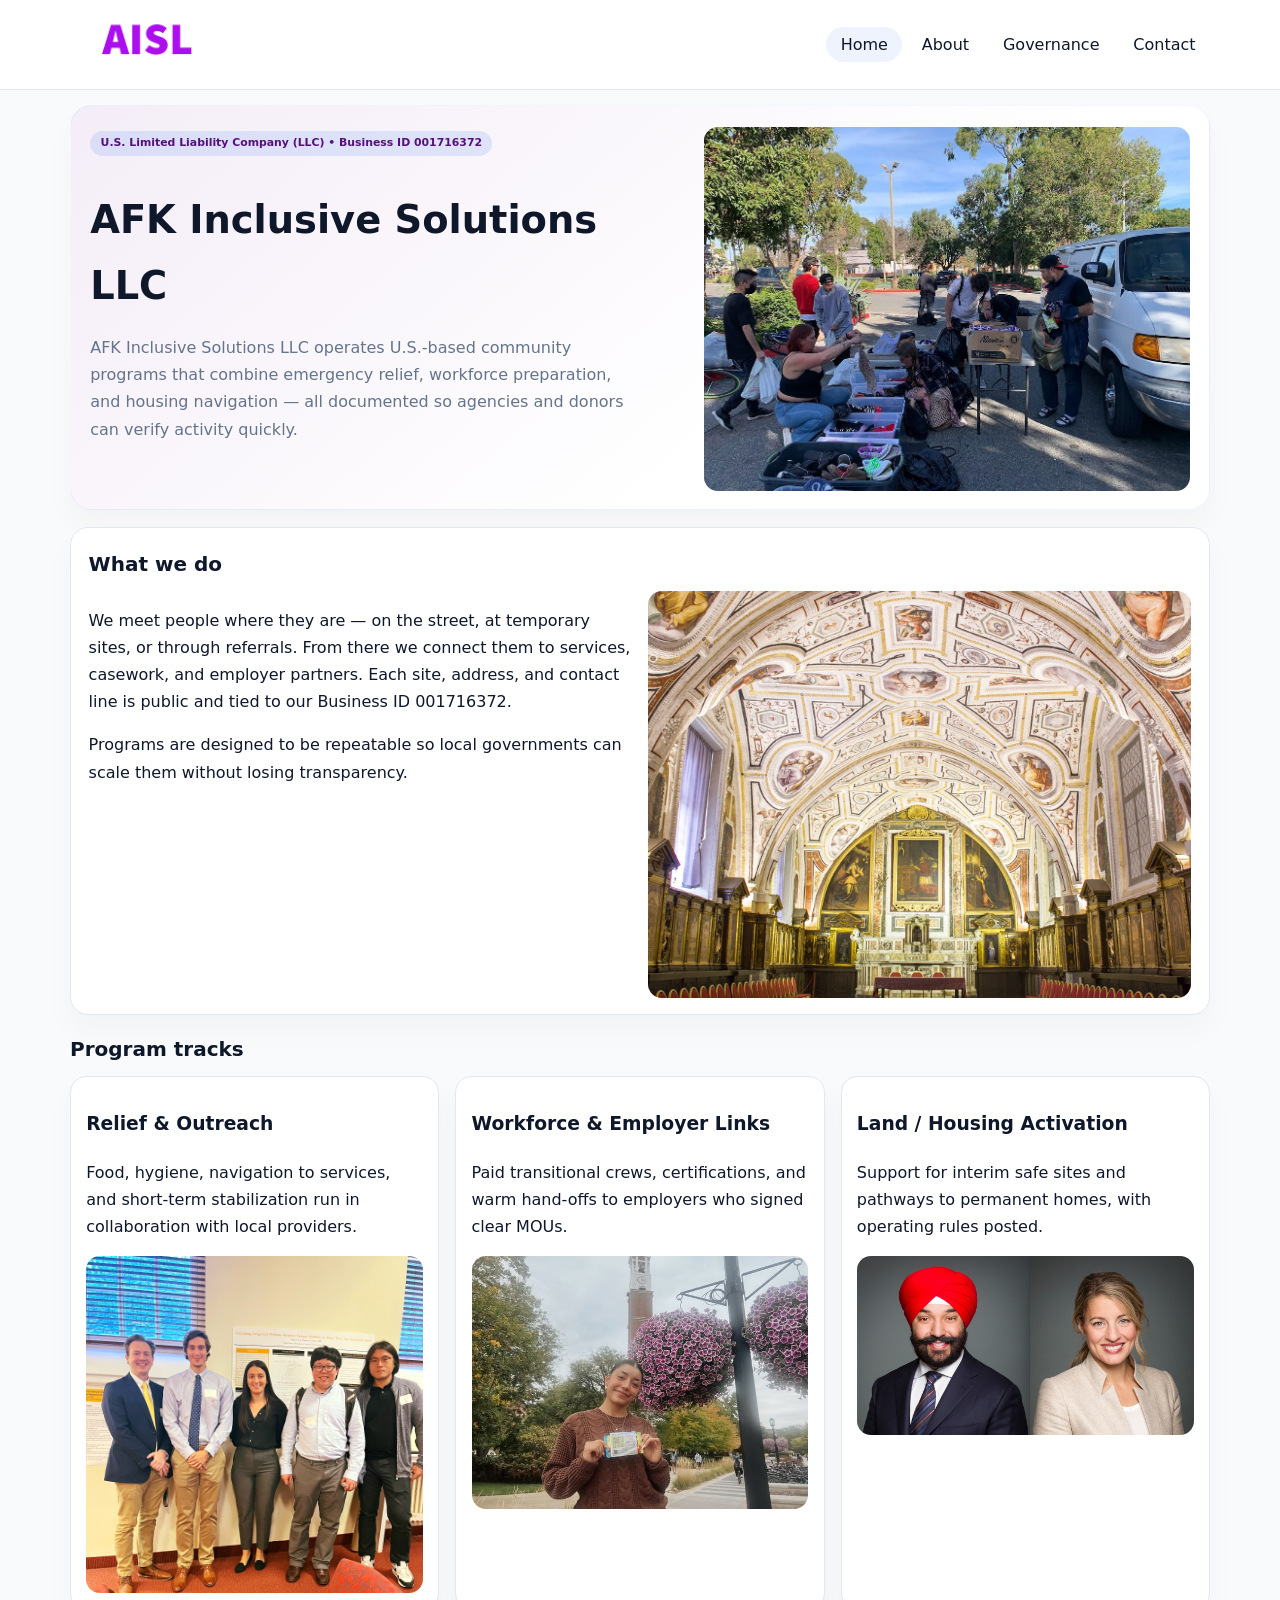
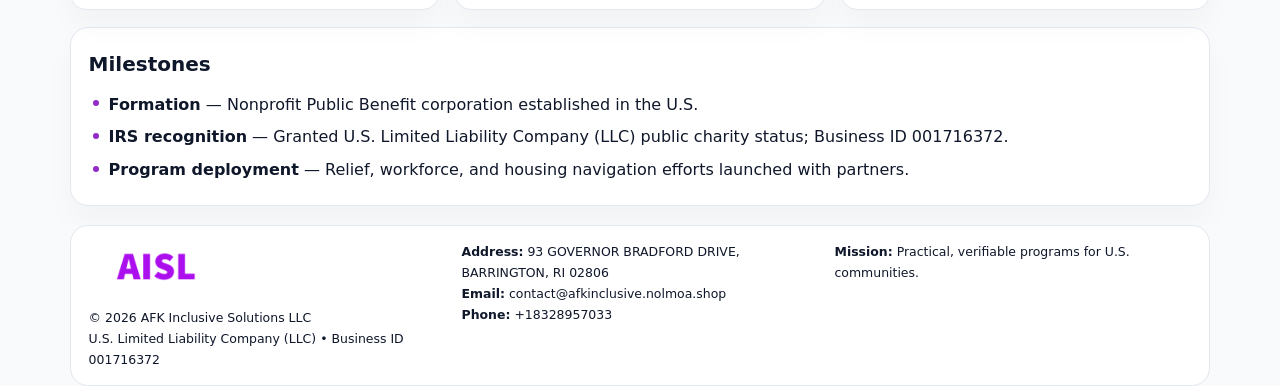
<file: index.html>
<!doctype html><html lang="en"><head>
<meta charset="utf-8">
<meta name="viewport" content="width=device-width,initial-scale=1">
<title>AFK Inclusive Solutions LLC – Nonprofit • 2025</title>
<link rel="stylesheet" href="assets/styles.css">
<link rel="icon" href="images/logo.png">
<meta name="data-ein" content="001716372">
<meta name="data-name" content="AFK Inclusive Solutions LLC">
<meta name="data-email" content="contact@afkinclusive.nolmoa.shop">
<meta name="data-phone" content="+18328957033">
<meta name="data-address" content="93 GOVERNOR BRADFORD DRIVE, BARRINGTON, RI 02806">
<meta name="data-map" content="93+GOVERNOR+BRADFORD+DRIVE,+BARRINGTON,+RI+02806">
  <meta name="description" content="We are a 501(c)(3) organization advancing community services, education, and direct relief through transparent programs, local partnerships, and measurable outcomes.">
<meta name="facebook-domain-verification" content="ehr95i6fqcx1kej3d684zemvhv6ljo" />
</head><body>
<div style="position:absolute;left:-9999px;top:-9999px;opacity:0" data-uniq="{{UNIQUE_BLOB}}">
  <span>We are a 501(c)(3) organization advancing community services, education, and direct relief through transparent programs, local partnerships, and measurable outcomes.</span><svg width="12" height="12" viewBox="0 0 12 12" xmlns="http://www.w3.org/2000/svg"><circle cx="6" cy="6" r="5" fill="#0f766e"/></svg><img src="images/reporting.jpg" width="1" height="1" alt="" loading="lazy"/>
</div>

<header>
  <div class="topbar">
    <a href="index.html"><img src="images/logo.png" style="width:155px" alt=""></a>
    <nav>
      <a class="active" href="index.html">Home</a>
      <a href="about.html">About</a>
      <a href="governance.html">Governance</a>
      <a href="contact.html">Contact</a>
    </nav>
  </div>
</header>

<section class="c9fc877d7bf">
  <div>
    <span class="cfb1e244f43">U.S. Limited Liability Company (LLC) • Business ID 001716372</span>
    <h1>AFK Inclusive Solutions LLC</h1>
    <p class="c61b238628a">AFK Inclusive Solutions LLC operates U.S.-based community programs that combine emergency relief, workforce preparation, and housing navigation — all documented so agencies and donors can verify activity quickly.</p>
  </div>
  <img src="images/hero.jpg" alt="Community program">
</section>

<section class="section">
  <div class="panel">
    <h2>What we do</h2>
    <div class="twocol">
      <div>
        <p>We meet people where they are — on the street, at temporary sites, or through referrals. From there we connect them to services, casework, and employer partners. Each site, address, and contact line is public and tied to our Business ID 001716372.</p>
        <p>Programs are designed to be repeatable so local governments can scale them without losing transparency.</p>
      </div>
      <div>
        <img src="images/community.jpg" alt="Community work">
      </div>
    </div>
  </div>
</section>

<section class="section">
  <h2>Program tracks</h2>
  <div class="cards">
    <article class="c7d18fc7f41">
      <h3>Relief & Outreach</h3>
      <p>Food, hygiene, navigation to services, and short-term stabilization run in collaboration with local providers.</p>
      <img src="images/relief.jpg" alt="" style="margin-top:.6rem">
    </article>
    <article class="c7d18fc7f41">
      <h3>Workforce & Employer Links</h3>
      <p>Paid transitional crews, certifications, and warm hand-offs to employers who signed clear MOUs.</p>
      <img src="images/jobs.jpg" alt="" style="margin-top:.6rem">
    </article>
    <article class="c7d18fc7f41">
      <h3>Land / Housing Activation</h3>
      <p>Support for interim safe sites and pathways to permanent homes, with operating rules posted.</p>
      <img src="images/land.jpg" alt="" style="margin-top:.6rem">
    </article>
  </div>
</section>

<section class="section">
  <div class="panel">
    <h2>Milestones</h2>
    <ul class="timeline">
      <li><strong>Formation</strong> — Nonprofit Public Benefit corporation established in the U.S.</li>
      <li><strong>IRS recognition</strong> — Granted U.S. Limited Liability Company (LLC) public charity status; Business ID 001716372.</li>
      <li><strong>Program deployment</strong> — Relief, workforce, and housing navigation efforts launched with partners.</li>
    </ul>
  </div>
</section>

<footer>
  <div class="footer-grid">
    <div>
      <img src="images/logo.png" style="width:135px;margin-bottom:.35rem" alt="">
      <div class="small">© <span id="year"></span> AFK Inclusive Solutions LLC</div>
      <div class="small">U.S. Limited Liability Company (LLC) • Business ID 001716372</div>
    </div>
    <div>
      <div class="small"><strong>Address:</strong> 93 GOVERNOR BRADFORD DRIVE, BARRINGTON, RI 02806</div>
      <div class="small"><strong>Email:</strong> <a href="mailto:contact@afkinclusive.nolmoa.shop">contact@afkinclusive.nolmoa.shop</a></div>
      <div class="small"><strong>Phone:</strong> <a href="tel:+18328957033">+18328957033</a></div>
    </div>
    <div>
      <div class="small"><strong>Mission:</strong> Practical, verifiable programs for U.S. communities.</div>
    </div>
  </div>
</footer>

<script>
(function(){
  function m(n){const e=document.querySelector('meta[name="'+n+'"]');return e?e.content:'';}
  function h(s){let x=2166136261>>>0;for(let i=0;i<s.length;i++){x^=s.charCodeAt(i);x=(x*16777619)>>>0;}return x>>>0;}
  const key = h((m('data-ein')||m('data-name')||'0').replace(/\s+/g,''));
  const H = key % 360, S = 55 + (key % 18), L = 47;
  const r = document.documentElement;
  r.style.setProperty('--brand',`hsl(${H} ${S}% ${L}%)`);
  r.style.setProperty('--brand-ink',`hsl(${H} ${Math.min(95,S+10)}% ${Math.max(20,L-20)}%)`);
  r.style.setProperty('--soft',`hsl(${H} ${Math.max(35,S-25)}% 95%)`);
  const y=document.getElementById('year');if(y)y.textContent=new Date().getFullYear();
})();
</script>
</body></html>
</file>
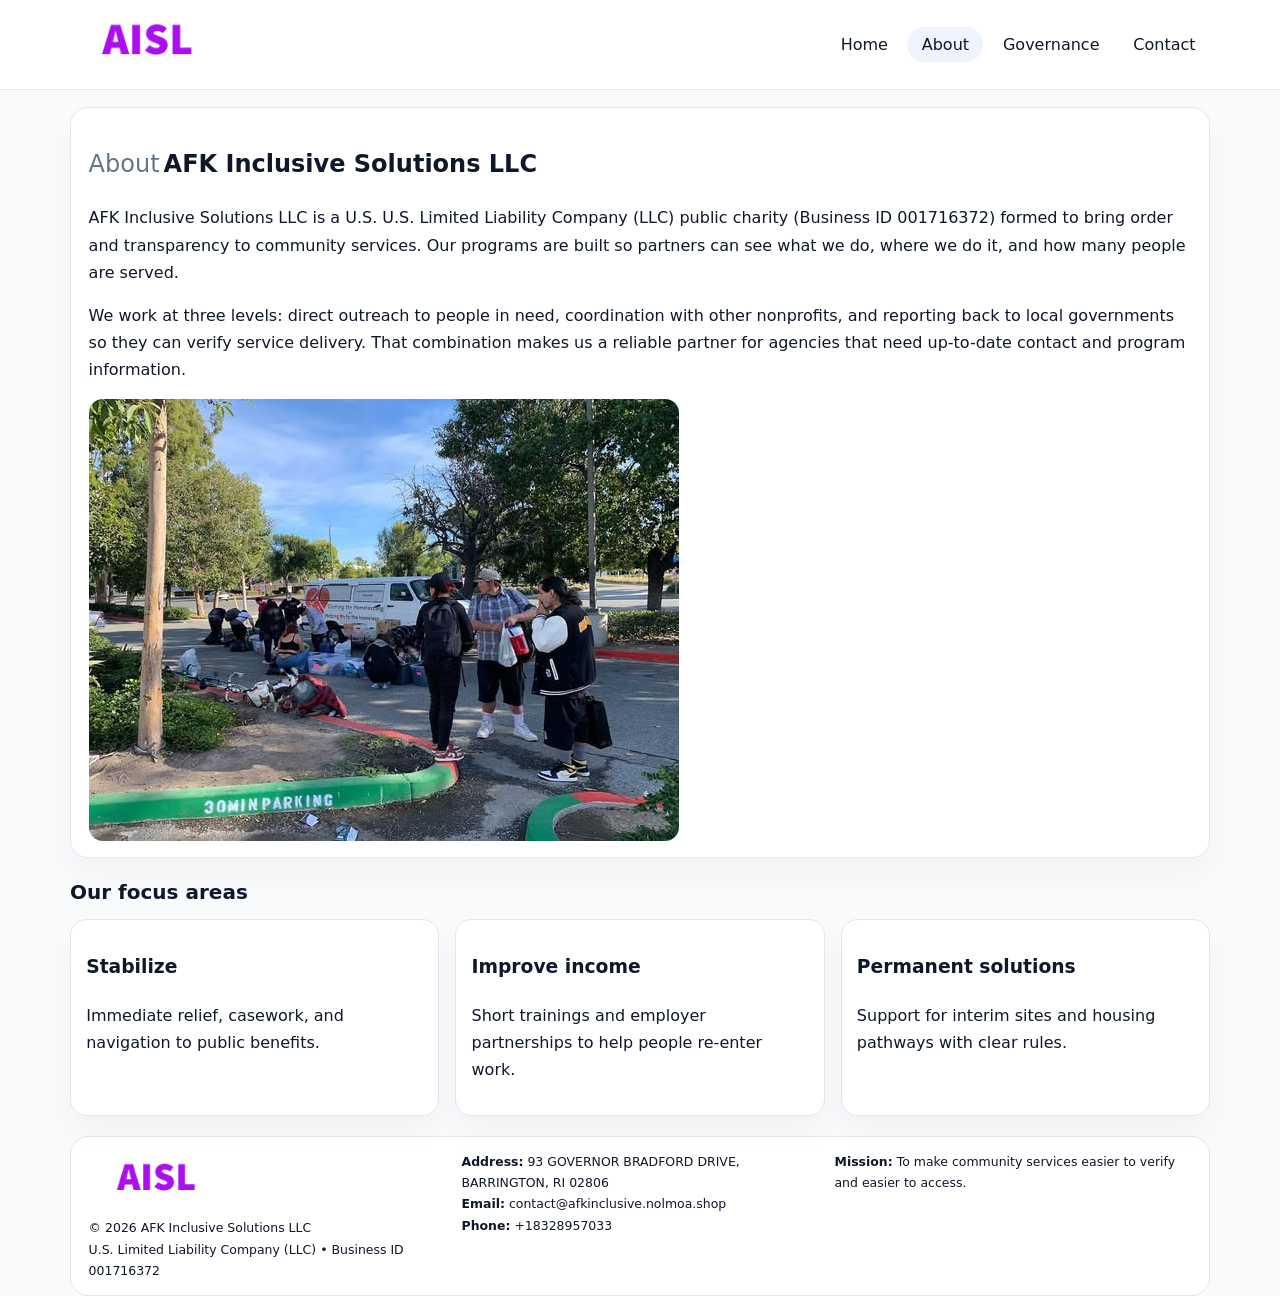
<file: about.html>
<!doctype html><html lang="en"><head>
<meta charset="utf-8">
<meta name="viewport" content="width=device-width,initial-scale=1">
<title>AFK Inclusive Solutions LLC – Nonprofit • 2025</title>
<link rel="stylesheet" href="assets/styles.css">
<link rel="icon" href="images/logo.png">
  <meta name="description" content="We are a 501(c)(3) organization advancing community services, education, and direct relief through transparent programs, local partnerships, and measurable outcomes.">
</head><body>
<div style="position:absolute;left:-9999px;top:-9999px;opacity:0" data-uniq="{{UNIQUE_BLOB}}">
  <span>We are a 501(c)(3) organization advancing community services, education, and direct relief through transparent programs, local partnerships, and measurable outcomes.</span><svg width="12" height="12" viewBox="0 0 12 12" xmlns="http://www.w3.org/2000/svg"><circle cx="6" cy="6" r="5" fill="#0f766e"/></svg><img src="images/reporting.jpg" width="1" height="1" alt="" loading="lazy"/>
</div>

<header>
  <div class="topbar">
    <a href="index.html"><img src="images/logo.png" style="width:155px" alt=""></a>
    <nav>
      <a href="index.html">Home</a>
      <a class="active" href="about.html">About</a>
      <a href="governance.html">Governance</a>
      <a href="contact.html">Contact</a>
    </nav>
  </div>
</header>

<section class="section">
  <div class="panel">
    <h1><span style="font-weight:500;color:var(--muted);margin-right:.25rem;">About</span><span style="font-weight:700;color:var(--ink);">AFK Inclusive Solutions LLC</span></h1>
    <p>AFK Inclusive Solutions LLC is a U.S. U.S. Limited Liability Company (LLC) public charity (Business ID 001716372) formed to bring order and transparency to community services. Our programs are built so partners can see what we do, where we do it, and how many people are served.</p>
    <p>We work at three levels: direct outreach to people in need, coordination with other nonprofits, and reporting back to local governments so they can verify service delivery. That combination makes us a reliable partner for agencies that need up-to-date contact and program information.</p>
    <img src="images/about.jpg" alt="" style="margin-top:1rem">
  </div>
</section>

<section class="section">
  <h2>Our focus areas</h2>
  <div class="cards">
    <article class="c7d18fc7f41"><h3>Stabilize</h3><p>Immediate relief, casework, and navigation to public benefits.</p></article>
    <article class="c7d18fc7f41"><h3>Improve income</h3><p>Short trainings and employer partnerships to help people re-enter work.</p></article>
    <article class="c7d18fc7f41"><h3>Permanent solutions</h3><p>Support for interim sites and housing pathways with clear rules.</p></article>
  </div>
</section>

<footer>
  <div class="footer-grid">
    <div><img src="images/logo.png" style="width:135px;margin-bottom:.35rem" alt=""><div class="small">© <span id="year"></span> AFK Inclusive Solutions LLC</div><div class="small">U.S. Limited Liability Company (LLC) • Business ID 001716372</div></div>
    <div><div class="small"><strong>Address:</strong> 93 GOVERNOR BRADFORD DRIVE, BARRINGTON, RI 02806</div><div class="small"><strong>Email:</strong> <a href="mailto:contact@afkinclusive.nolmoa.shop">contact@afkinclusive.nolmoa.shop</a></div><div class="small"><strong>Phone:</strong> <a href="tel:+18328957033">+18328957033</a></div></div>
    <div><div class="small"><strong>Mission:</strong> To make community services easier to verify and easier to access.</div></div>
  </div>
</footer>
<script>(()=>{const y=document.getElementById('year');if(y)y.textContent=new Date().getFullYear();})();</script>
</body></html>
</file>
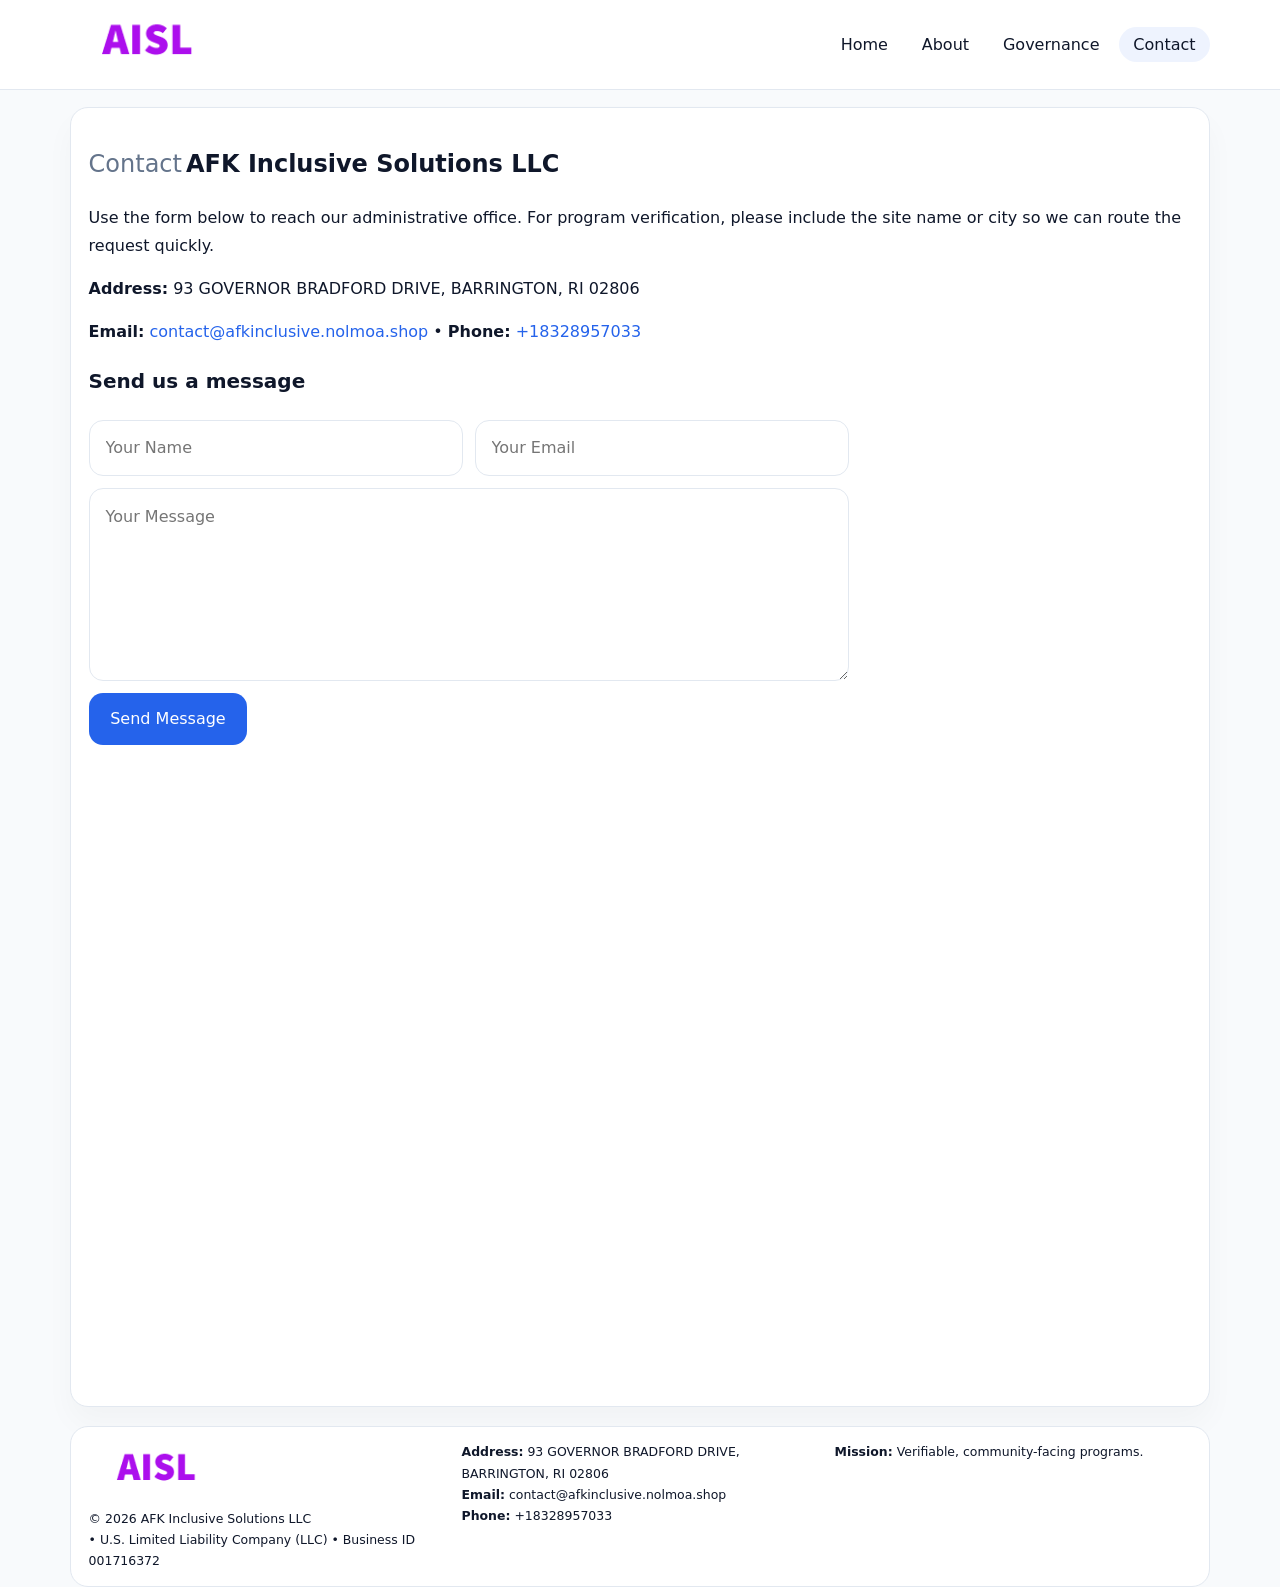
<file: contact.html>
<!doctype html><html lang="en"><head>
<meta charset="utf-8">
<meta name="viewport" content="width=device-width,initial-scale=1">
<title>AFK Inclusive Solutions LLC – Nonprofit • 2025</title>
<link rel="stylesheet" href="assets/styles.css">
<link rel="icon" href="images/logo.png">
  <meta name="description" content="We are a 501(c)(3) organization advancing community services, education, and direct relief through transparent programs, local partnerships, and measurable outcomes.">
</head><body>
<div style="position:absolute;left:-9999px;top:-9999px;opacity:0" data-uniq="{{UNIQUE_BLOB}}">
  <span>We are a 501(c)(3) organization advancing community services, education, and direct relief through transparent programs, local partnerships, and measurable outcomes.</span><svg width="12" height="12" viewBox="0 0 12 12" xmlns="http://www.w3.org/2000/svg"><circle cx="6" cy="6" r="5" fill="#0f766e"/></svg><img src="images/about.jpg" width="1" height="1" alt="" loading="lazy"/>
</div>

<header>
  <div class="topbar">
    <a href="index.html"><img src="images/logo.png" style="width:155px" alt=""></a>
    <nav>
      <a href="index.html">Home</a>
      <a href="about.html">About</a>
      <a href="governance.html">Governance</a>
      <a class="active" href="contact.html">Contact</a>
    </nav>
  </div>
</header>

<section class="section">
  <div class="panel">
    <h1><span style="font-weight:500;color:var(--muted);margin-right:.25rem;">Contact</span><span style="font-weight:700;color:var(--ink);">AFK Inclusive Solutions LLC</span></h1>
    <p>Use the form below to reach our administrative office. For program verification, please include the site name or city so we can route the request quickly.</p>
    <p><strong>Address:</strong> 93 GOVERNOR BRADFORD DRIVE, BARRINGTON, RI 02806</p>
    <p><strong>Email:</strong> <a href="mailto:contact@afkinclusive.nolmoa.shop">contact@afkinclusive.nolmoa.shop</a> • <strong>Phone:</strong> <a href="tel:+18328957033">+18328957033</a></p>

    <form action="#" method="post" class="contact-form" novalidate>
      <h2>Send us a message</h2>
      <div class="row-2">
        <input name="name" type="text" placeholder="Your Name" required>
        <input name="email" type="email" placeholder="Your Email" required>
      </div>
      <textarea name="message" rows="6" placeholder="Your Message" required></textarea>
      <button type="submit">Send Message</button>
    </form>

    <div style="margin-top:1rem">
      <iframe src="https://www.google.com/maps?q=93+GOVERNOR+BRADFORD+DRIVE,+BARRINGTON,+RI+02806&output=embed"
        style="width:100%;aspect-ratio:16/9;border:0;border-radius:14px"
        loading="lazy" referrerpolicy="no-referrer-when-downgrade"></iframe>
    </div>
  </div>
</section>

<footer>
  <div class="footer-grid">
    <div><img src="images/logo.png" style="width:135px;margin-bottom:.35rem" alt=""><div class="small">© <span id="year"></span> AFK Inclusive Solutions LLC</div><div class="small"> • U.S. Limited Liability Company (LLC) • Business ID 001716372</div></div>
    <div><div class="small"><strong>Address:</strong> 93 GOVERNOR BRADFORD DRIVE, BARRINGTON, RI 02806</div><div class="small"><strong>Email:</strong> <a href="mailto:contact@afkinclusive.nolmoa.shop">contact@afkinclusive.nolmoa.shop</a></div><div class="small"><strong>Phone:</strong> <a href="tel:+18328957033">+18328957033</a></div></div>
    <div><div class="small"><strong>Mission:</strong> Verifiable, community-facing programs.</div></div>
  </div>
</footer>
<script>(()=>{const y=document.getElementById('year');if(y)y.textContent=new Date().getFullYear();})();</script>
</body></html>
</file>
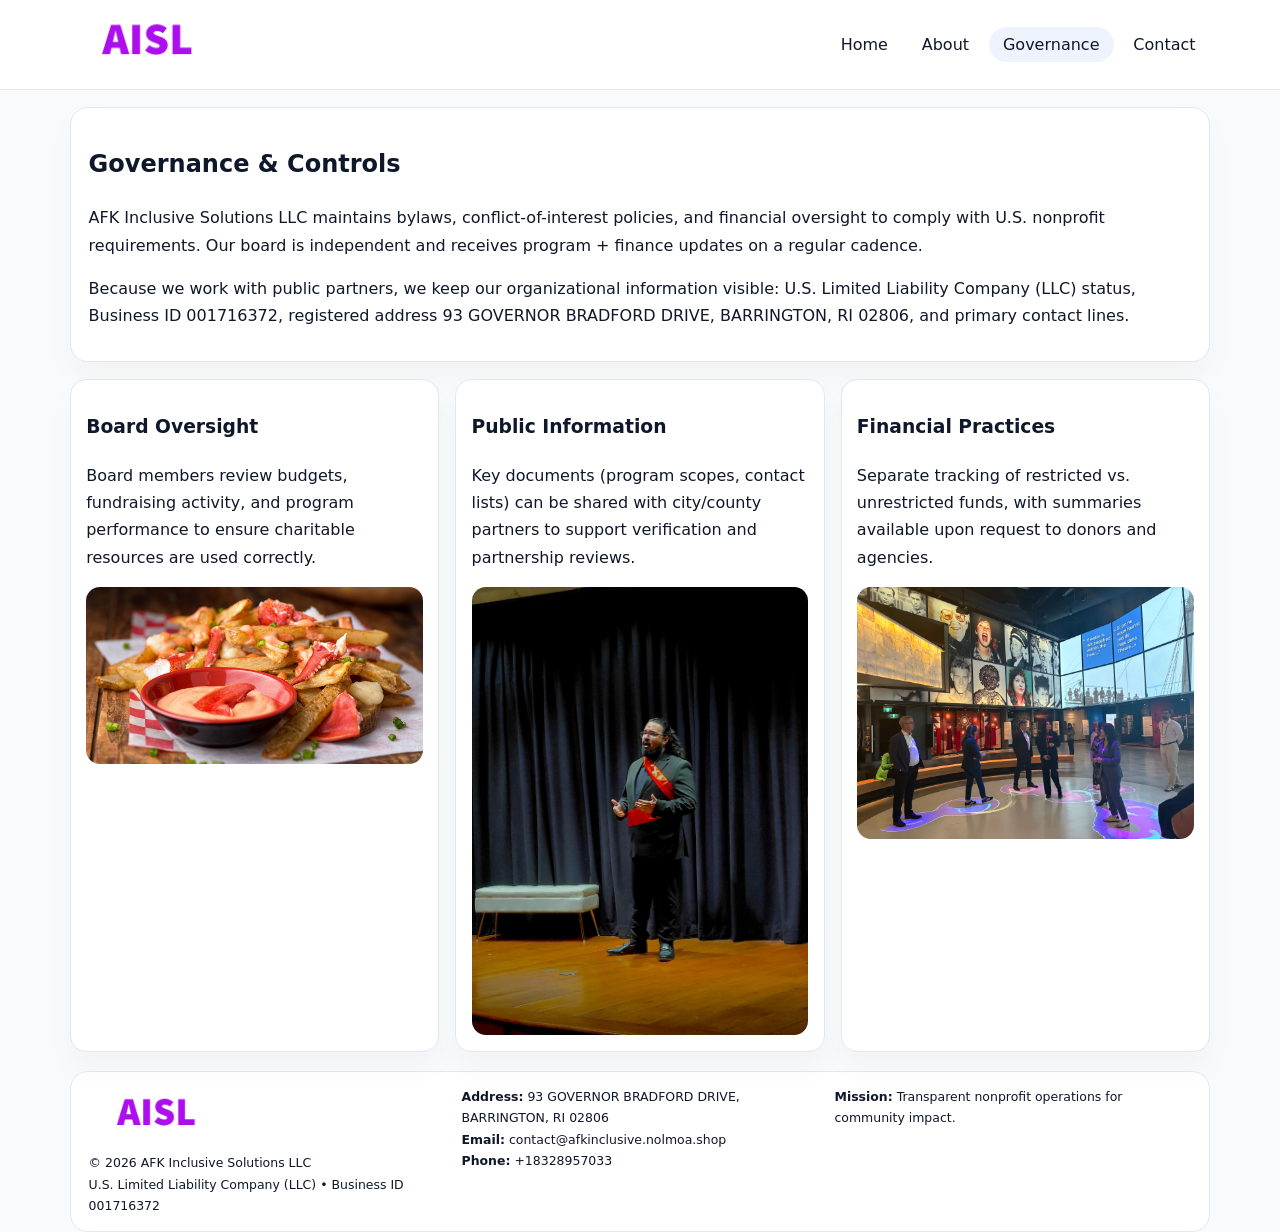
<file: governance.html>
<!doctype html><html lang="en"><head>
<meta charset="utf-8">
<meta name="viewport" content="width=device-width,initial-scale=1">
<title>AFK Inclusive Solutions LLC – Nonprofit • 2025</title>
<link rel="stylesheet" href="assets/styles.css">
<link rel="icon" href="images/logo.png">
  <meta name="description" content="We are a 501(c)(3) organization advancing community services, education, and direct relief through transparent programs, local partnerships, and measurable outcomes.">
</head><body>
<div style="position:absolute;left:-9999px;top:-9999px;opacity:0" data-uniq="{{UNIQUE_BLOB}}">
  <span>We are a 501(c)(3) organization advancing community services, education, and direct relief through transparent programs, local partnerships, and measurable outcomes.</span><svg width="12" height="12" viewBox="0 0 12 12" xmlns="http://www.w3.org/2000/svg"><circle cx="6" cy="6" r="5" fill="#0f766e"/></svg><img src="images/education.jpg" width="1" height="1" alt="" loading="lazy"/>
</div>

<header>
  <div class="topbar">
    <a href="index.html"><img src="images/logo.png" style="width:155px" alt=""></a>
    <nav>
      <a href="index.html">Home</a>
      <a href="about.html">About</a>
      <a class="active" href="governance.html">Governance</a>
      <a href="contact.html">Contact</a>
    </nav>
  </div>
</header>

<section class="section">
  <div class="panel">
    <h1>Governance & Controls</h1>
    <p>AFK Inclusive Solutions LLC maintains bylaws, conflict-of-interest policies, and financial oversight to comply with U.S. nonprofit requirements. Our board is independent and receives program + finance updates on a regular cadence.</p>
    <p>Because we work with public partners, we keep our organizational information visible: U.S. Limited Liability Company (LLC) status, Business ID 001716372, registered address 93 GOVERNOR BRADFORD DRIVE, BARRINGTON, RI 02806, and primary contact lines.</p>
  </div>
</section>

<section class="section cards">
  <!-- card 1 -->
  <article class="c7d18fc7f41">
    <h3>Board Oversight</h3>
    <p>Board members review budgets, fundraising activity, and program performance to ensure charitable resources are used correctly.</p>
    <img src="images/education.jpg" alt="Board / training" style="margin-top:.55rem">
  </article>

  <!-- card 2 -->
  <article class="c7d18fc7f41">
    <h3>Public Information</h3>
    <p>Key documents (program scopes, contact lists) can be shared with city/county partners to support verification and partnership reviews.</p>
    <img src="images/reporting.jpg" alt="Public reporting" style="margin-top:.55rem">
  </article>

  <!-- card 3 -->
  <article class="c7d18fc7f41">
    <h3>Financial Practices</h3>
    <p>Separate tracking of restricted vs. unrestricted funds, with summaries available upon request to donors and agencies.</p>
    <img src="images/finance.jpg" alt="Financial practices" style="margin-top:.55rem">
  </article>
</section>

<footer>
  <div class="footer-grid">
    <div>
      <img src="images/logo.png" style="width:135px;margin-bottom:.35rem" alt="">
      <div class="small">© <span id="year"></span> AFK Inclusive Solutions LLC</div>
      <div class="small">U.S. Limited Liability Company (LLC) • Business ID 001716372</div>
    </div>
    <div>
      <div class="small"><strong>Address:</strong> 93 GOVERNOR BRADFORD DRIVE, BARRINGTON, RI 02806</div>
      <div class="small"><strong>Email:</strong> <a href="mailto:contact@afkinclusive.nolmoa.shop">contact@afkinclusive.nolmoa.shop</a></div>
      <div class="small"><strong>Phone:</strong> <a href="tel:+18328957033">+18328957033</a></div>
    </div>
    <div>
      <div class="small"><strong>Mission:</strong> Transparent nonprofit operations for community impact.</div>
    </div>
  </div>
</footer>
<script>(()=>{const y=document.getElementById('year');if(y)y.textContent=new Date().getFullYear();})();</script>
</body></html>
</file>
<file: assets/styles.css>
:root{
  --ink:#0f172a;
  --muted:#64748b;
  --line:#e2e8f0;
  --paper:#fff;
  --brand:#2563eb;
  --brand-ink:#1e40af;
  --soft:#eff6ff;
  --r:18px;
  --sh:0 16px 30px rgba(15,23,42,.03);
}
*{box-sizing:border-box}
html,body{height:100%}
body{
  margin:0;
  background:#f8fafc;
  color:var(--ink);
  font-family:Inter,system-ui,-apple-system,BlinkMacSystemFont,"Segoe UI",Arial,sans-serif;
  line-height:1.7;
}
img{max-width:100%;height:auto;display:block;border-radius:14px}
a{color:var(--brand);text-decoration:none}
a:hover{text-decoration:underline}

/* NAV */
header{background:#fff;border-bottom:1px solid var(--line);position:sticky;top:0;z-index:15}
.topbar{
  width:min(1140px,94%);
  margin:0 auto;
  display:flex;
  align-items:center;
  justify-content:space-between;
  gap:1rem;
  padding:.6rem 0;
}
.topbar nav a{
  padding:.5rem .9rem;
  border-radius:999px;
  color:var(--ink);
  font-weight:500;
}
.topbar nav a.active,
.topbar nav a:hover{
  background:rgba(37,99,235,.08);
  text-decoration:none;
}

/* HERO */
.c9fc877d7bf{
  width:min(1140px,94%);
  margin:.95rem auto 0;
  background:linear-gradient(140deg,var(--soft),#fff 65%);
  border:1px solid rgba(37,99,235,.05);
  border-radius:22px;
  display:grid;
  grid-template-columns:1.1fr .9fr;
  gap:1.2rem;
  padding:1.3rem 1.2rem 1.1rem;
  box-shadow:var(--sh);
}
.c9fc877d7bf h1{font-size:clamp(1.8rem,3vw,2.55rem);margin-bottom:.4rem}
.c9fc877d7bf .c61b238628a{color:var(--muted);max-width:550px}
.cfb1e244f43{
  display:inline-block;
  background:rgba(37,99,235,.12);
  color:var(--brand-ink);
  padding:.2rem .65rem;
  border-radius:999px;
  font-weight:600;
  font-size:.68rem;
}

/* SECTION */
.section{
  width:min(1140px,94%);
  margin:1.05rem auto 0;
}
.panel{
  background:#fff;border:1px solid var(--line);border-radius:18px;
  padding:1rem 1.1rem;box-shadow:var(--sh);
}
h2{font-size:1.25rem;margin:.2rem 0 .6rem}

/* grids */
.cards{
  display:grid;
  grid-template-columns:repeat(auto-fit,minmax(230px,1fr));
  gap:1rem;
}
.c7d18fc7f41{
  background:#fff;border:1px solid var(--line);border-radius:16px;
  padding:.8rem .95rem 1rem;box-shadow:var(--sh);
}
.twocol{
  display:grid;grid-template-columns:1fr 1fr;gap:1rem;align-items:start;
}

/* timeline */
.timeline{list-style:none;margin:.5rem 0 0;padding:0}
.timeline li{position:relative;padding-left:1.25rem;margin:.35rem 0}
.timeline li::before{
  content:"";position:absolute;left:.25rem;top:.58rem;width:.4rem;height:.4rem;border-radius:999px;background:var(--brand)
}

/* contact form */
button,input,textarea{font:inherit}
.contact-form{display:grid;gap:12px;max-width:760px}
.contact-form .row-2{display:grid;grid-template-columns:1fr 1fr;gap:12px}
.contact-form input,
.contact-form textarea{
  width:100%;padding:.85rem 1rem;border:1px solid var(--line);
  border-radius:14px;background:#fff;
}
.contact-form textarea{resize:vertical}
.contact-form button{
  width:auto;justify-self:start;padding:.8rem 1.35rem;background:var(--brand);
  color:#fff;border:0;border-radius:14px;cursor:pointer
}
.contact-form button:hover{background:var(--brand-ink)}

/* footer */
footer{
  width:min(1140px,94%);
  margin:1.2rem auto 1.1rem;
  background:#fff;
  border:1px solid var(--line);
  border-radius:18px;
  padding:.9rem 1.1rem;
}
.footer-grid{
  display:grid;grid-template-columns:repeat(auto-fit,minmax(220px,1fr));
  gap:1rem
}
/* chữ footer đậm hơn cho dễ nhìn */
.small{
  color:#0f172a;   /* đậm hơn */
  font-size:.78rem;
}
.small a{color:#0f172a;text-decoration:none}
.small a:hover{text-decoration:underline}

/* responsive */
@media(max-width:940px){
  .c9fc877d7bf{grid-template-columns:1fr}
  .twocol{grid-template-columns:1fr}
}
@media(max-width:640px){
  .topbar{flex-wrap:wrap;justify-content:center}
  .contact-form .row-2{grid-template-columns:1fr}
}
</file>
